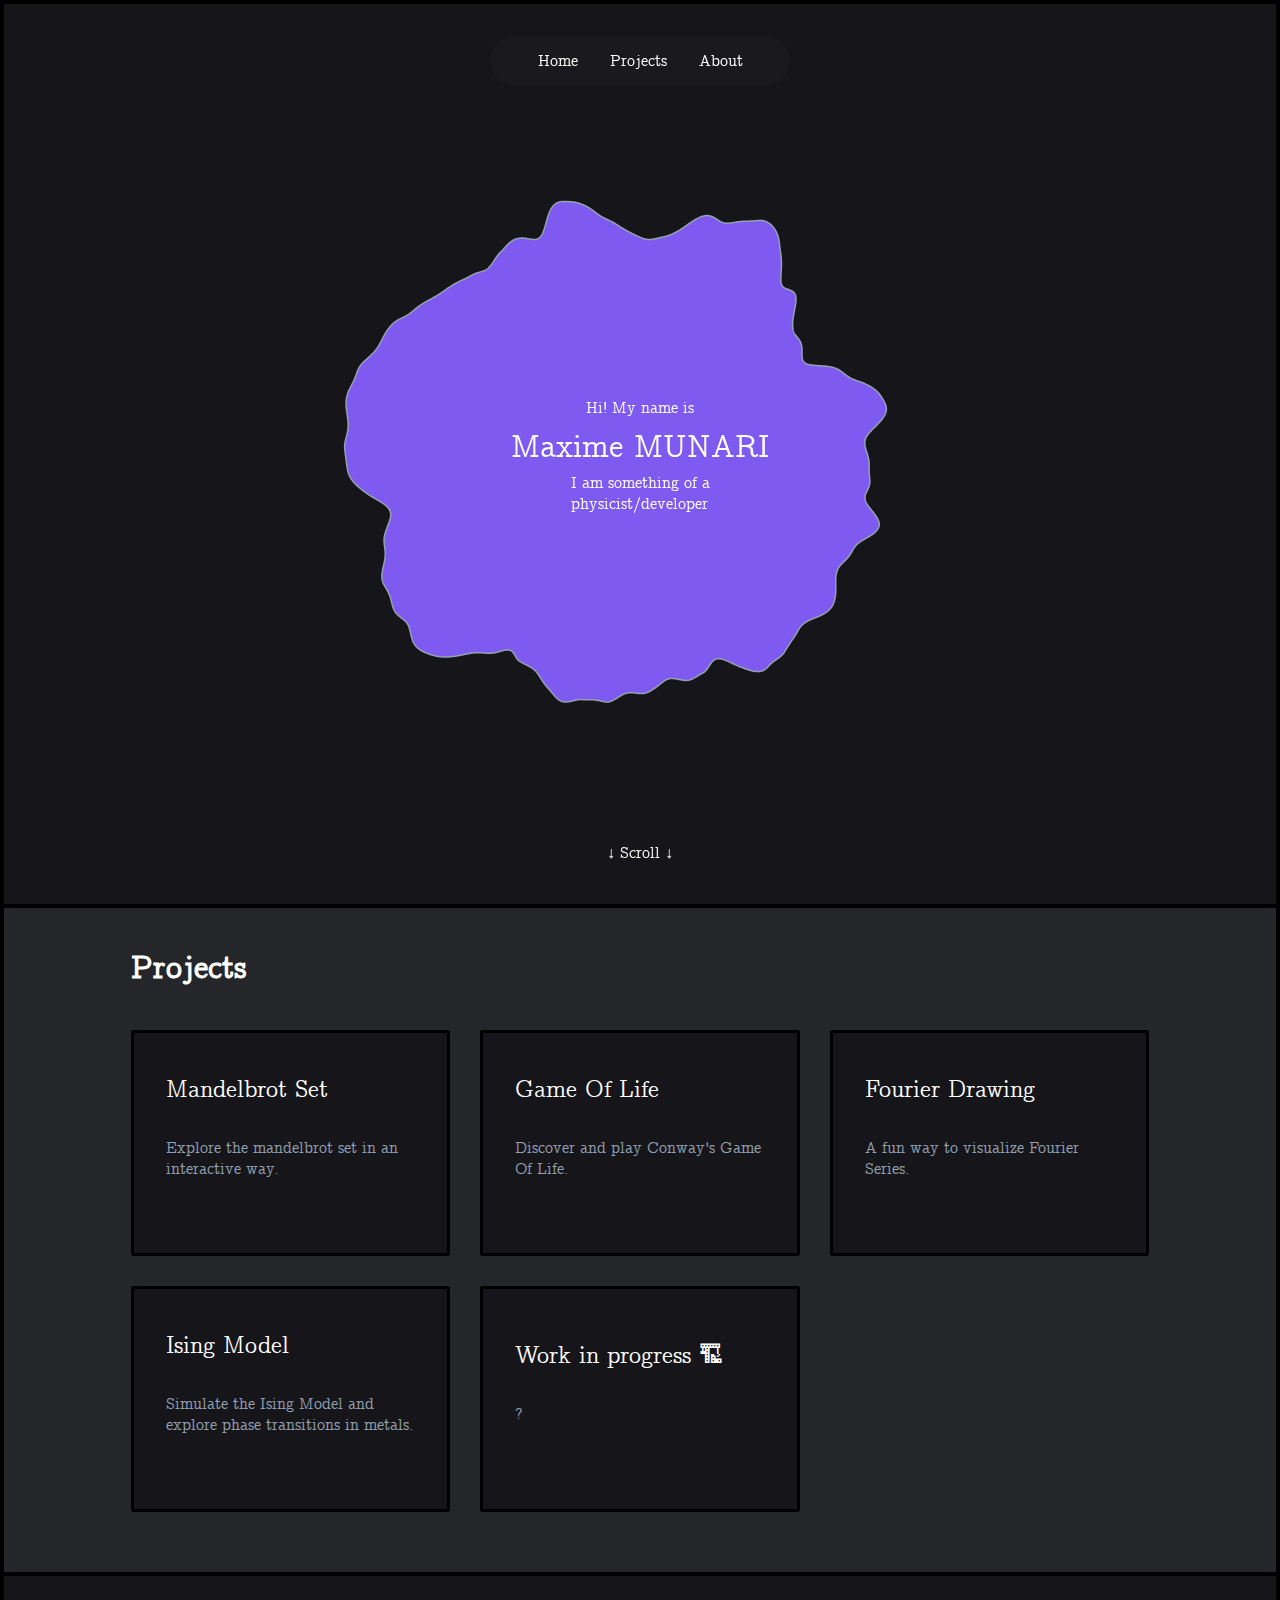
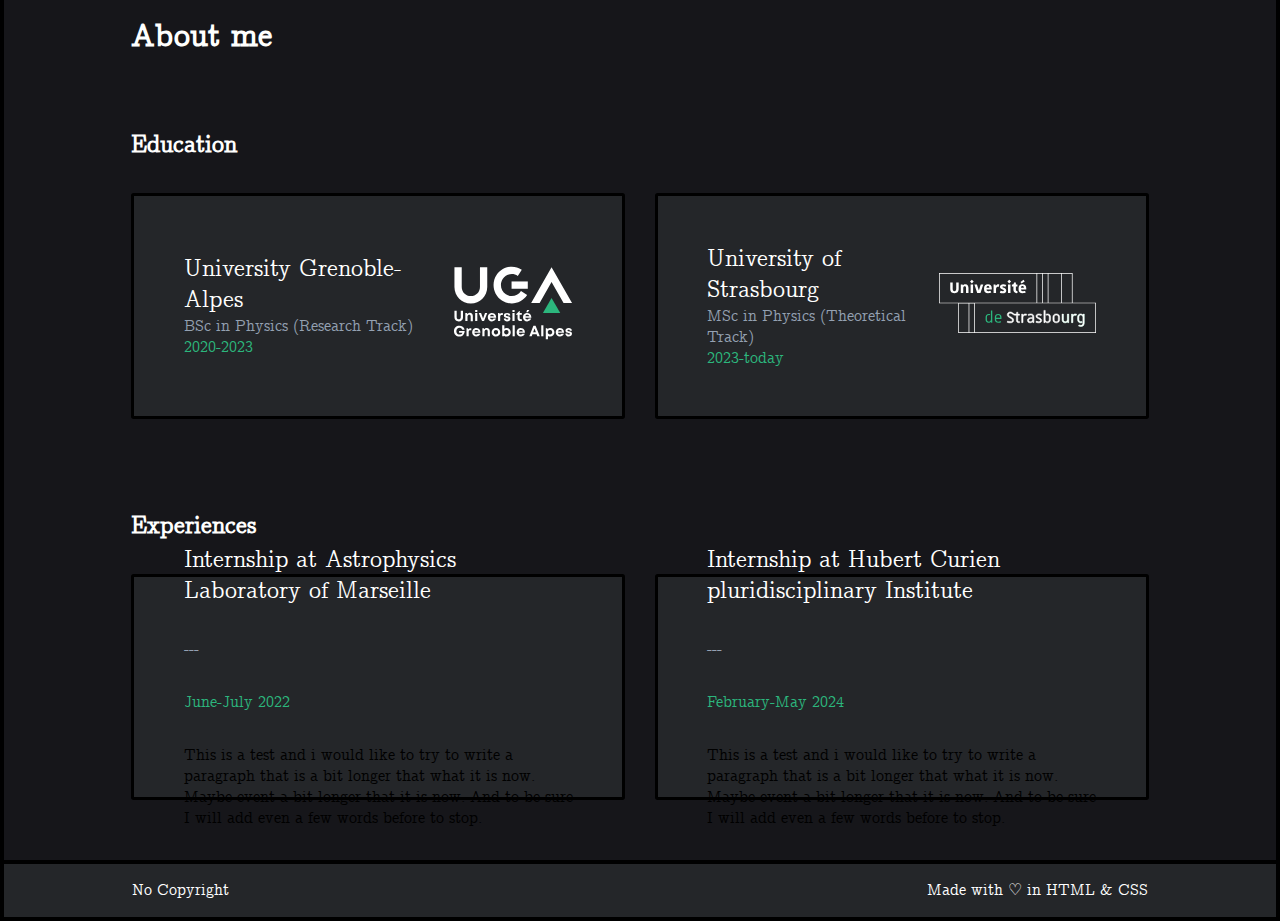
<file: index.html>
<!DOCTYPE html>
<html lang="en">
  <head>
    <meta name="viewport" content="width=device-width, initial-scale=1">

    <title>Maxime Munari</title>
    <link rel="stylesheet" href="style.css" />
    <script src="scripts/p5.min.js"></script>
    <link rel="icon" type="image/png" href="images/logos/favicon.png">
  </head>

  <body>
    <header>
        <div class="navbar">
          <ul class="links">
            <li><a href="#main-anchor">Home</a></li>
            <li><a href="#projects-anchor">Projects</a></li>
            <li><a href="#about-anchor">About</a></li>
          </ul>
          <div class="toggle-button">
            <img src="images/logos/hamburger.svg" alt="dropdownmenu-icon" id="menu-icon"> 
          </div>
        </div>

        
        <div class="dropdown-menu">
          <div class="container-menu">
            <h1 id="container-title">Menu</h1>
            <li><a href="#main-anchor">Home</a></li>
            <li><a href="#projects-anchor">Projects</a></li>
            <li><a href="#about-anchor">About</a></li>
          </div>
        </div>
      </header>
      
    <script src="scripts/navbar.js"></script>

    <section class="main-section" id="main-anchor">
        <div id="background-animation"></div>
        <div id="main-text">
            <p id="text-top">Hi! My name is</p>
            <p id="text-mid">Maxime MUNARI</p>
            <p id="text-down">I am something of a </br> physicist/developer</p>
        </div>
        <script src="scripts/noise.js"></script>
    
        <div class="scroll-down">
            <a href="#projects-anchor">
                <div class="scroll-down-text">&#x2193; Scroll &#x2193;</div>
            </a>
        </div>
    </section>


    <section class="projects-section" id="projects-anchor">
        <h1 class="section-title">Projects</h1>
        <div class="projects-grid">
            <a href="mandelbrot.html" class="projects-card" id="project-1">
                <div class="projects-card-title">Mandelbrot Set</div>
                <div class="projects-card-description">Explore the mandelbrot set in an interactive way.</div>
                <div class="projects-card-footer"></div>
            </a>
            <a href="gol.html" class="projects-card" id="project-2">                
                <div class="projects-card-title">Game Of Life</div>
                <div class="projects-card-description">Discover and play Conway's Game Of Life.</div>
                <div class="projects-card-footer"></div>
            </a>
            <a href="https://maxmnr.github.io/FourierDrawing-js/" class="projects-card" id="project-3">
                <div class="projects-card-title">Fourier Drawing</div>
                <div class="projects-card-description">A fun way to visualize Fourier Series.</div>
                <div class="projects-card-footer"></div>
            </a>
            <a href="ising.html" class="projects-card" id="project-4">                
                <div class="projects-card-title">Ising Model</div>
                <div class="projects-card-description">Simulate the Ising Model and explore phase transitions in metals.</div>
                <div class="projects-card-footer"></div>
            </a>

            <a class="projects-card" id="project-5">                
                <div class="projects-card-title">Work in progress &#127959;</div>
                <div class="projects-card-description">?</div>
                <div class="projects-card-footer"></div>
            </a>
    
        </div>

    </section>



    <section class="about-section" id="about-anchor">
        <h1 class="section-title">About me</h1>
        <h2 class="subsection-title">Education</h2>
        <div class="university-grid">
            <div class="university-card" id="university-1"> 
                <div id="university-card-container-text">             
                    <div class="university-card-title">University Grenoble-Alpes</div>
                    <div class="university-card-description">BSc in Physics (Research Track)</div>
                    <div class="university-card-footer">2020-2023</div>
                </div> 
                <div id="university-card-container-image">
                    <img src="images/logos/logo_uga.svg" alt="UGA-logo" id="uga-logo" style="width: 120px;"> 
                </div>
            </div>
            <div class="university-card" id="university-2"> 
                <div id="university-card-container-text">             
                    <div class="university-card-title">University of Strasbourg</div>
                    <div class="university-card-description">MSc in Physics (Theoretical Track)</div>
                    <div class="university-card-footer">2023-today</div>
                </div> 
                <div id="university-card-container-image">
                    <img src="images/logos/logo_unistra.svg" alt="UNISTRA-logo" id="unistra-logo" style="height: 60px;"> 
                </div>
            </div>
        </div>

        <h2 class="subsection-title">Experiences</h2>
        <div class="experiences-grid">
            <div class="experiences-card" id="experiences-1">                
                <div class="experiences-card-title">Internship at Astrophysics Laboratory of Marseille</div>
                <div class="experiences-card-description">---</div>
                <div class="experiences-card-footer">June-July 2022</div>
                <div class="experiences-card-paragraph">This is a test and i would like to try to write a paragraph that is a bit longer that what it is now. Maybe event a bit longer that it is now. And to be sure I will add even a few words before to stop.</div>
            </div>
            <div class="experiences-card" id="experiences-2">                
                <div class="experiences-card-title">Internship at Hubert Curien pluridisciplinary Institute</div>
                <div class="experiences-card-description">--- </div>
                <div class="experiences-card-footer">February-May 2024</div>
                <div class="experiences-card-paragraph">This is a test and i would like to try to write a paragraph that is a bit longer that what it is now. Maybe event a bit longer that it is now. And to be sure I will add even a few words before to stop.</div>
            </div>
        </div>

    </section>

    <footer>
        <p>No Copyright</p>
        <p id="emoji">Made with &#9825; in HTML & CSS</p>
        <audio id="music" src="images/portal.mp3"></audio>
    </footer>

  </body>
</html>
</file>
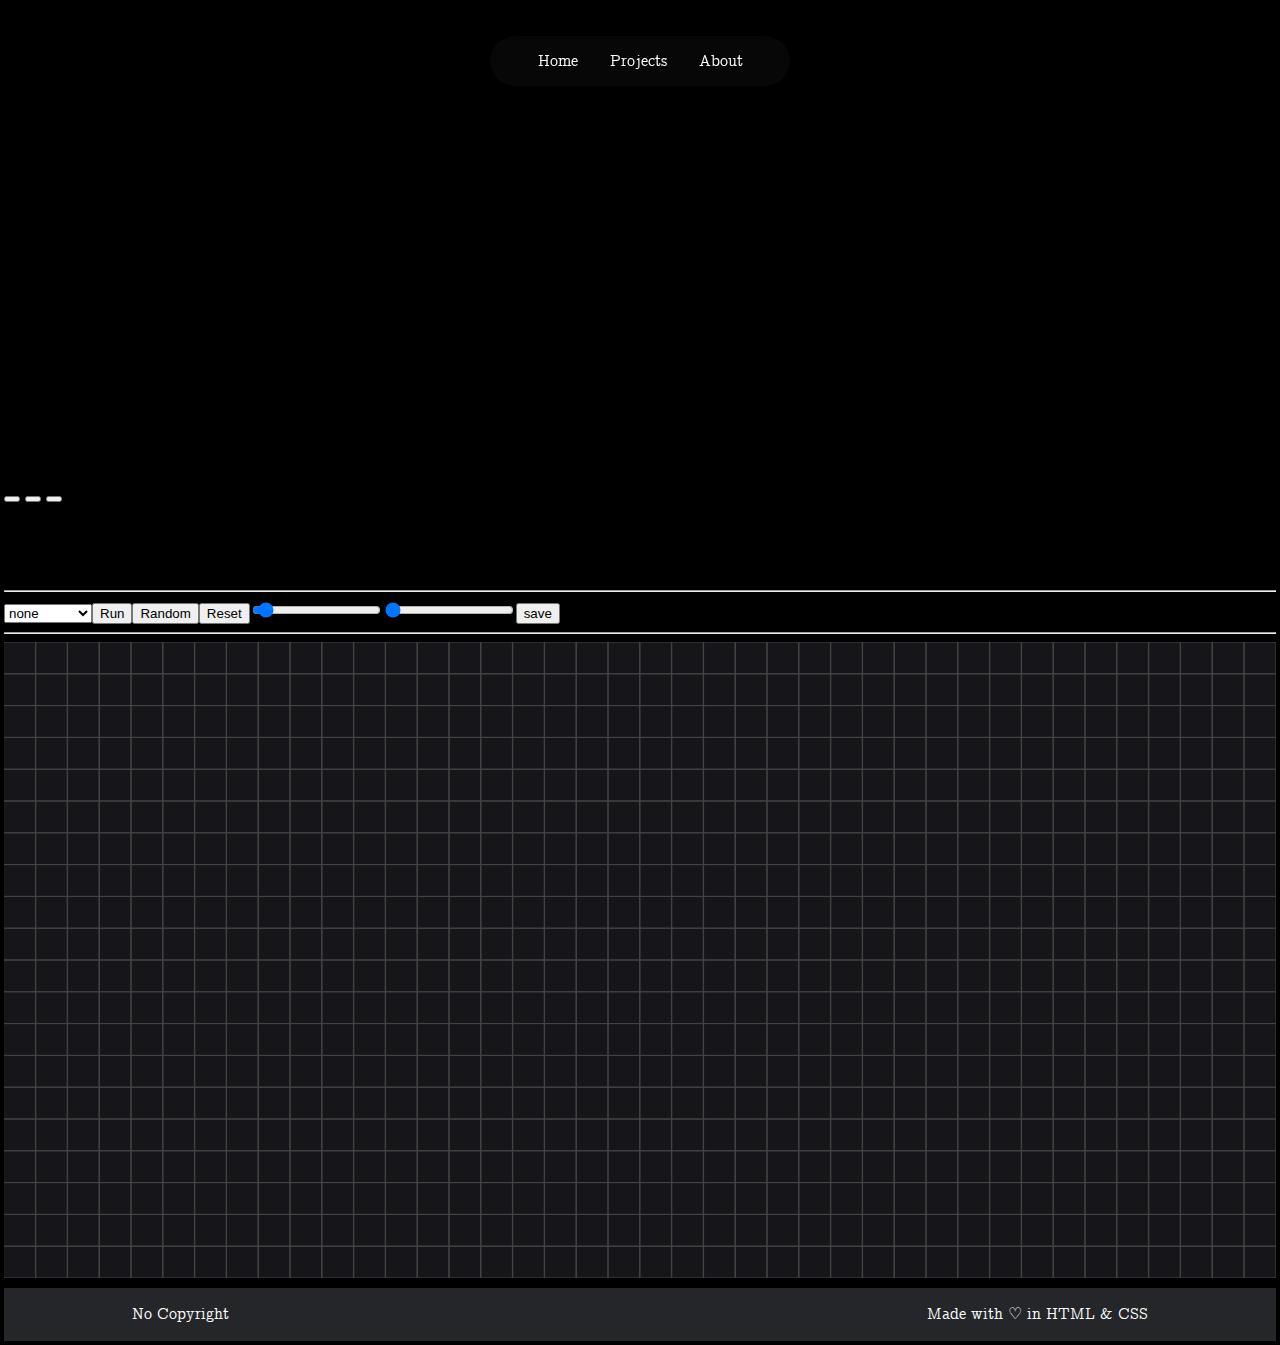
<file: gol.html>
<!DOCTYPE html>
<html lang="en">
  <head>
    <meta name="viewport" content="width=device-width, initial-scale=1" />

    <title>Maxime Munari</title>
    <link rel="stylesheet" href="style.css" />
    <script src="scripts/p5.min.js"></script>
    <link rel="icon" type="image/png" href="images/logos/favicon.png" />
  </head>

  <body>
    <header>
      <div class="navbar">
        <ul class="links">
          <li><a href="index.html#main-anchor">Home</a></li>
          <li><a href="index.html#projects-anchor">Projects</a></li>
          <li><a href="index.html#about-anchor">About</a></li>
        </ul>
        <div class="toggle-button">
          <img src="images/logos/hamburger.svg" alt="dropdownmenu-icon" id="menu-icon" />
        </div>
      </div>
      <div class="dropdown-menu">
        <div class="container-menu">
          <h1 id="container-title">Menu</h1>
          <li><a href="index.html#main-anchor">Home</a></li>
          <li><a href="index.html#projects-anchor">Projects</a></li>
          <li><a href="index.html#about-anchor">About</a></li>
        </div>
      </div>
    </header>
    <script src="scripts/navbar.js"></script>

    <section class="project-description">
      <h1 class="project-title">Conway's Game Of Life</h1>
      <h2 class="project-subsection">Section...</h2>
      <p class="project-paragraph">paragraph...</p>
      <h2 class="project-subsection">Section...</h2>
      <p class="project-paragraph">paragraph...</p>
    </section>

    <section class="project-animation">
      <h1 class="project-subsection">Animation</h1>
      <h2 class="project-subsubsection">Play to Conway's Game Of Life.</h2>
      <ul class="project-instructions">
        <li>Click on a cell to switch its state.</li>
        <li>Apply a mask to create a premade structure.</li>
        <li>Get a random grid with 1:1 ratio.</li>
        <li>Modify the size of the grid.</li>
      </ul>

      <div class="embedding-screen">
        <div class="embedding-head">
          <div id="embedding-close-buttons">
            <button class="embedding-button" id="embedding-button-1"></button>
            <button class="embedding-button" id="embedding-button-2"></button>
            <button class="embedding-button" id="embedding-button-3"></button>
          </div>
          <h1 id="embedding-title">gol.js</h1>
        </div>
        <hr id="embedding-hr" />
        <div class="embedding-body">
          <div class="project-widgets" id="project-gol-widgets"></div>
          <hr id="embedding-hr" />
          <div class="project-animation" id="project-gol-animation"></div>
        </div>
        <script src="scripts/gol/sketch.js"></script>
        <script src="scripts/gol/gol.js"></script>
        <script src="scripts/gol/grid.js"></script>
        <script src="scripts/gol/mask.js"></script>
        <script src="scripts/gol/widgets.js"></script>
      </div>
    </section>

    <footer>
      <p>No Copyright</p>
      <p id="emoji">Made with &#9825; in HTML & CSS</p>
      <audio id="music" src="images/portal.mp3"></audio>
    </footer>
  </body>
</html>
</file>
<file: style.css>
:root {
  --background-1: #16161a;
  --link: #7f5af0;
  --headline: #fffffe;
  --paragraph: #94a1b2;
  --card_background-1: #242629;

  --background-2: #242629;
  --button: #7f5af0;
  --card_background-2: #16161a;
  --card_paragraph: #94a1b2;
  --card_headline: #fffffe;

  --tertiary: #2cb67d;

  --title-font-size: 2rem;
  --subtitle-font-size: 1.5rem;
  --paragraph-font-size: 1rem;
  --section-padding-h: 10%;
}

@font-face {
  font-family: "Computer Modern"; /* Name your font */
  src: url("fonts/cmunorm.ttf") format("truetype");
}
* {
  -webkit-font-smoothing: antialiased;
  -moz-osx-font-smoothing: grayscale;
}

html,
body {
  font-family: "Computer Modern", sans-serif;
  width: 100%;
  padding: 0;
  margin: 0;
  background-color: #000000;
}

li {
  list-style: none;
}
a {
  text-decoration: none;
  color: var(--headline);
  transition: 0.2s ease-in-out;
}

a:hover {
  color: var(--link);
}

/* ------------ HEADER ------------*/

header {
  position: fixed;
  top: 0;
  left: 0;
  width: 100%;
  height: 100px;

  z-index: 4;
}

.navbar {
  margin: 0;
  padding: 20px;
  display: flex;
  justify-content: center;
  align-items: center;
}

.navbar .links {
  width: 300px;
  height: 50px;
  padding: 0;
  display: flex;
  align-items: center;
  justify-content: center;
  border-radius: 20pt;
  gap: 2rem;
  font-size: var(--paragraph-font-size);

  background-color: #35353c20;
  backdrop-filter: blur(10px);
}

header .toggle-button {
  width: 300px;
  height: 50px;
  padding: 0;
  background-color: salmon;
  display: none;
  color: #fffffe;
  cursor: pointer;
}

/* ------------ DROPDOWN MENU ------------*/

.dropdown-menu {
  display: none;
  background-color: rgb(50, 50, 201);
  backdrop-filter: blur(10px);
  overflow: hidden;

  height: 0px;
  transition: 4s ease-in-out;
}

.dropdown-menu.open {
  display: flex;
  flex-direction: column;
  gap: 1rem;
  padding: 30px 0;
  width: 100%;
  height: 200px;
}
.dropdown-menu li {
  display: none;
}
.dropdown-menu.open li {
  display: flex;
  justify-content: center;
  align-items: center;
}

/* ------------ RESPONSIVE NAVBAR ------------*/

@media (max-width: 800px) {
  .navbar .links {
    display: none;
  }
  .navbar .toggle-button {
    display: flex;
    justify-content: center;
    align-items: center;
    font-size: 20pt;
  }
}
/* ------------ SECTIONS ------------*/
section {
  margin: 4px;
}

.section-title {
  color: var(--headline);
  font-size: var(--title-font-size);
  padding: 40px var(--section-padding-h);
  margin: 0;
}
.subsection-title {
  color: var(--headline);
  font-size: var(--subtitle-font-size);
  padding: 0px var(--section-padding-h);
  margin: 0;
}

.section-divider {
  margin: 0 var(--section-padding-h);
  color: var(--headline);
}

/* ------------ MAIN ------------*/

.main-section {
  position: relative;
  height: 100vh;
  display: flex;
  flex-direction: column;
  justify-content: center;
  align-items: center;
  background-color: var(--background-1);
  z-index: 0;
  padding: 0;
}

#background-animation {
  position: absolute;
  top: 0;
  left: 0;
  z-index: -1;
}

#main-text {
  position: absolute;
  display: flex;
  flex-direction: column;
  justify-content: center;
  align-items: center;
  font-size: 24pt;
  color: var(--card_headline);
  background-color: #3e3e4500;
  backdrop-filter: blur(4px);
  padding: 10px;
  margin: 10px;
  border-radius: 2pt;
}

#text-top {
  font-size: var(--paragraph-font-size);
  padding: 8px;
  margin: 0;
}
#text-mid {
  font-size: var(--title-font-size);
  padding: 0;
  margin: 0;
}
#text-down {
  font-size: var(--paragraph-font-size);
  padding: 4px;
  margin: 0;
}

.scroll-down {
  display: flex;
  justify-content: center;
  align-items: center;
  flex-direction: row;
  bottom: 0;
  margin: 40px;
  position: absolute;
  animation: floatArrow 2s ease-in-out infinite;
}

#scroll-down-text {
}

@keyframes floatArrow {
  0%,
  100% {
    transform: translateY(0);
  }
  40% {
    transform: translateY(-10px);
  }
}
/* ------------ PROJECTS SECTION ------------*/

.projects-section {
  background-color: var(--background-2);
  padding: 0;
}

.projects-grid {
  display: grid;
  grid-template-columns: 1fr 1fr 1fr; /* Default: 3 columns */
  grid-template-rows: auto; /* Adjusted for content */
  gap: 30px;
  grid-auto-flow: row;
  grid-template-areas:
    "project-1 project-2 project-3"
    "project-4 project-5 project-6";
  padding: 0 var(--section-padding-h);
  padding-bottom: 60px;
}
#project-1 {
  grid-area: project-1;
}
#project-2 {
  grid-area: project-2;
}
#project-3 {
  grid-area: project-3;
}
#project-4 {
  grid-area: project-4;
}
#project-5 {
  grid-area: project-5;
}

.projects-card {
  background-color: var(--card_background-2);
  padding: 10px var(--section-padding-h);
  border-radius: 2pt;
  display: flex;
  flex-direction: column;
  justify-content: center;
  gap: 2rem;
  align-items: left;
  height: 200px;
  border: 3px solid #000;
}
.projects-card-title {
  color: var(--card_headline);
  font-size: var(--subtitle-font-size);
  margin: 0;
}
.projects-card-description {
  color: var(--card_paragraph);
  font-size: var(--paragraph-font-size);
  margin: 0;
}
.projects-card-footer {
  color: var(--tertiary);
  margin: 0;
}

.projects-card:hover {
  background-color: var(--button);
  transition: 0.4s ease-in-out;
  .projects-card-title {
    color: var(--card_background-2);
    transition: 0.4s ease-in-out;
  }
  .projects-card-description {
    color: var(--card_headline);
    transition: 0.5s ease-in-out;
  }
  .projects-card-footer {
    color: var(--card_paragraph);
    transition: 0.5s ease-in-out;
  }
}
/* ------------ RESPONSIVE GRID CARDS ------------*/

@media (max-width: 1000px) {
  .projects-grid {
    grid-template-columns: 1fr 1fr; /* 2 columns */
    grid-template-areas:
      "project-1 project-2"
      "project-3 project-4"
      "project-5 project-6";
  }
  .projects-card {
  }
}
@media (max-width: 800px) {
  .projects-grid {
    grid-template-columns: 1fr; /* 2 columns */
    grid-template-areas:
      "project-1"
      "project-2"
      "project-3"
      "project-4"
      "project-5"
      "project-6";
  }
  .projects-card {
  }
}

/* ------------ ABOUT ME SECTION ------------*/

.about-section {
  background-color: var(--background-1);
  padding: 0;
  display: flex;
  flex-direction: column;
  justify-content: center;
  align-items: left;
  gap: 2rem;
}

.university-grid {
  display: grid;
  grid-template-columns: 1fr 1fr; /* Default: 2 columns */
  grid-template-rows: auto; /* Adjusted for content */
  gap: 30px;
  grid-auto-flow: row;
  grid-template-areas: "university-1 university-2";
  padding: 0 var(--section-padding-h);
  padding-bottom: 60px;
}
#university-1 {
  grid-area: university-1;
}
#university-2 {
  grid-area: university-2;
}

.university-card {
  background-color: var(--card_background-1);
  padding: 10px var(--section-padding-h);
  border-radius: 2pt;
  display: flex;
  flex-direction: row;
  justify-content: center;
  align-items: center;
  gap: 2rem;
  align-items: left;
  height: 200px;
  border: 3px solid #000;
}

#university-card-container-text {
  display: flex;
  flex-direction: column;
  justify-content: center;
  align-items: left;
}
#university-card-container-image {
}

.university-card-title {
  color: var(--card_headline);
  font-size: var(--subtitle-font-size);
  margin: 0;
}
.university-card-description {
  color: var(--card_paragraph);
  font-size: var(--paragraph-font-size);
  margin: 0;
}
.university-card-footer {
  color: var(--tertiary);
  margin: 0;
}

.experiences-grid {
  display: grid;
  grid-template-columns: 1fr 1fr; /* Default: 2 columns */
  grid-template-rows: auto; /* Adjusted for content */
  gap: 30px;
  grid-auto-flow: row;
  grid-template-areas: "experiences-1 experiences-2";
  padding: 0 var(--section-padding-h);
  padding-bottom: 60px;
  margin: 0;
}
#experiences-1 {
  grid-area: experiences-1;
}
#experiences-2 {
  grid-area: experiences-2;
}

.experiences-card {
  background-color: var(--card_background-1);
  padding: 10px var(--section-padding-h);
  border-radius: 2pt;
  display: flex;
  flex-direction: column;
  justify-content: center;
  gap: 2rem;
  align-items: left;
  height: 200px;
  border: 3px solid #000;
}

.experiences-card-title {
  color: var(--card_headline);
  font-size: var(--subtitle-font-size);
  margin: 0;
}
.experiences-card-description {
  color: var(--card_paragraph);
  font-size: var(--paragraph-font-size);
  margin: 0;
}
.experiences-card-footer {
  color: var(--tertiary);
  margin: 0;
}

.experiences-card:hover {
  background-color: var(--button);
  transition: 0.4s ease-in-out;
  .experiences-card-title {
    color: var(--card_background-1);
    transition: 0.4s ease-in-out;
  }
  .experiences-card-description {
    color: var(--card_headline);
    transition: 0.5s ease-in-out;
  }
  .experiences-card-footer {
    color: var(--card_paragraph);
    transition: 0.5s ease-in-out;
  }
}

/* ------------ RESPONSIVE GRID ------------*/
@media (max-width: 1000px) {
  #university-card-container-image {
    scale: 0.8;
  }
  #university-card-container-text {
    scale: 0.8;
  }
  .university-card {
    gap: 0.5rem;
  }
}

@media (max-width: 700px) {
  .university-grid {
    grid-template-columns: 1fr; /* 1 column */
    grid-template-areas:
      "university-1"
      "university-2";
  }
  .university-card {
    flex-direction: column;
  }
  .experiences-grid {
    grid-template-columns: 1fr; /* 1 column */
    grid-template-areas:
      "experiences-1"
      "experiences-2";
  }
}

/* ------------ FOOTER ------------*/
footer {
  background-color: var(--background-2);
  display: flex;
  justify-content: space-between;
  align-items: center;
  color: white;
  padding: 0 10% 0 10%;
  margin: 4px;
}

/* ------------ RESPONSIVE FOOTER ------------*/

@media (max-width: 800px) {
  footer {
    flex-direction: column;
    padding: 0;
    margin: 0;
  }
}
</file>
